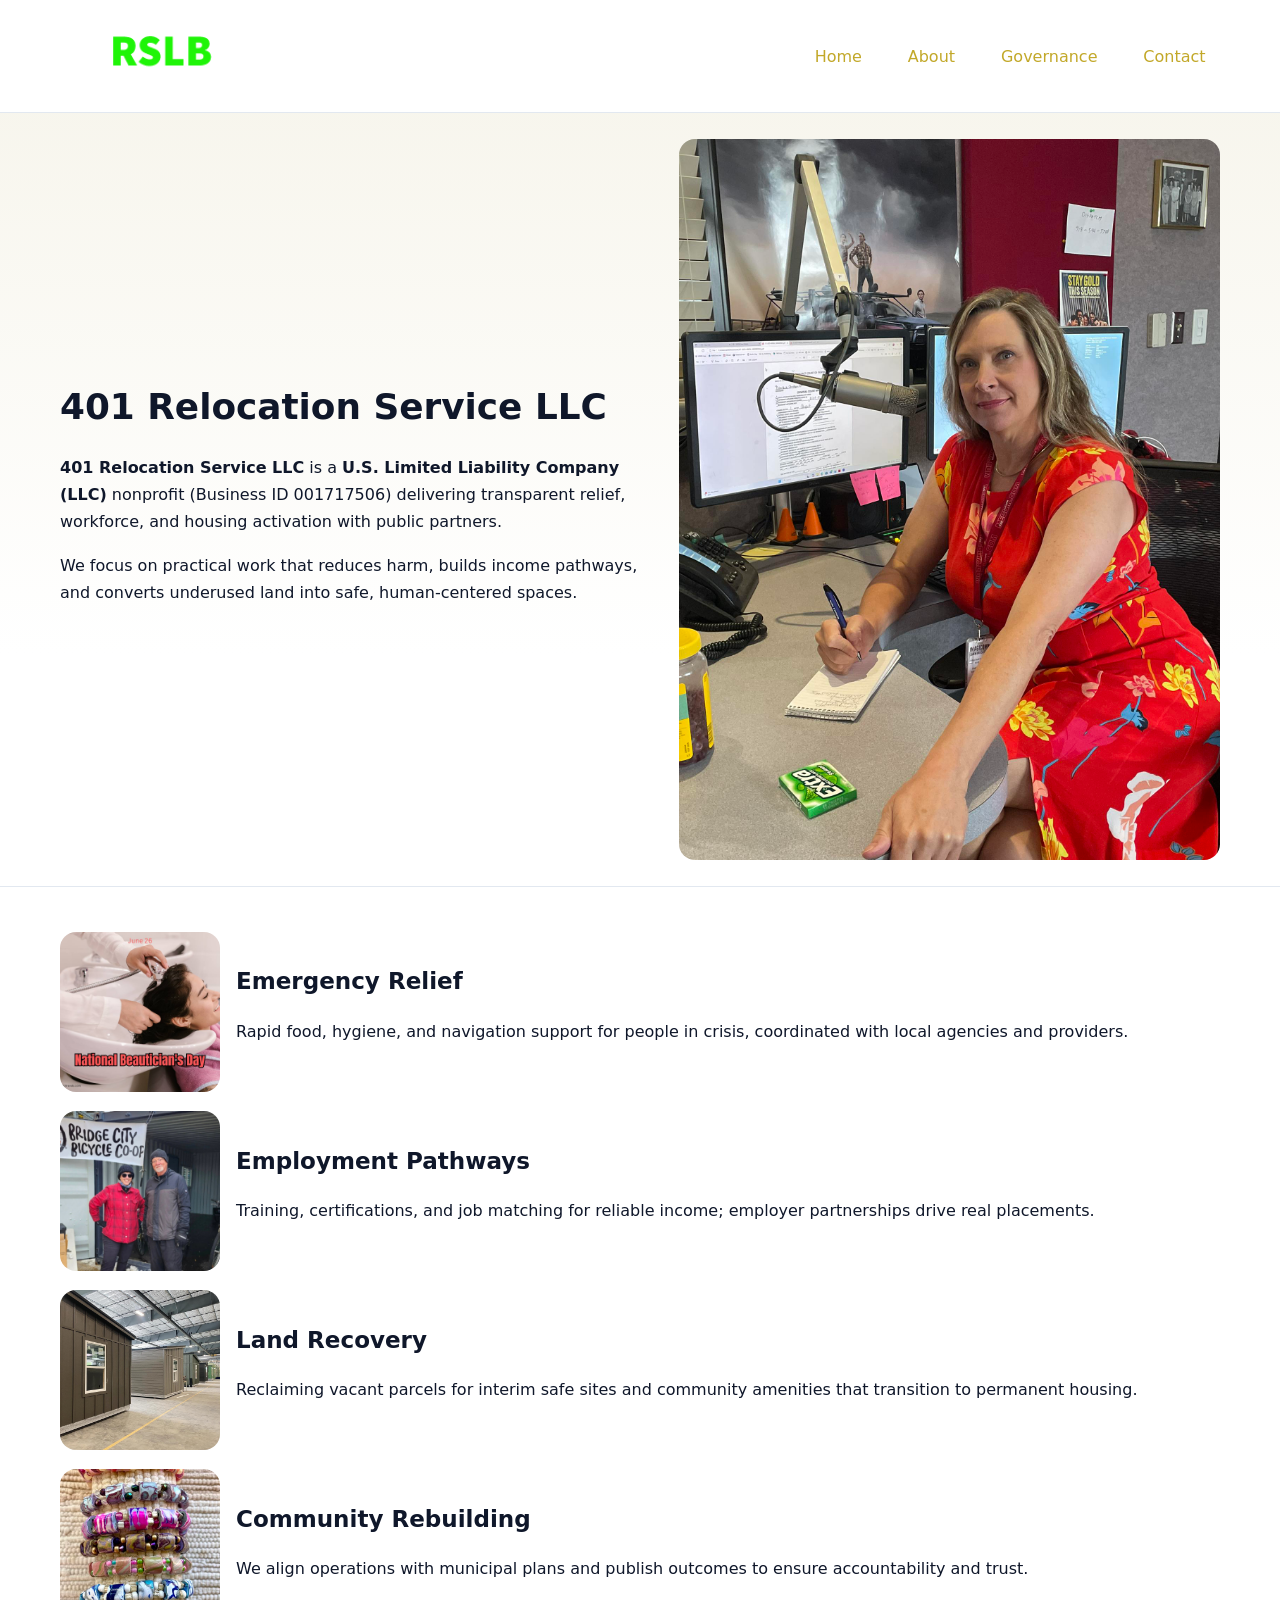
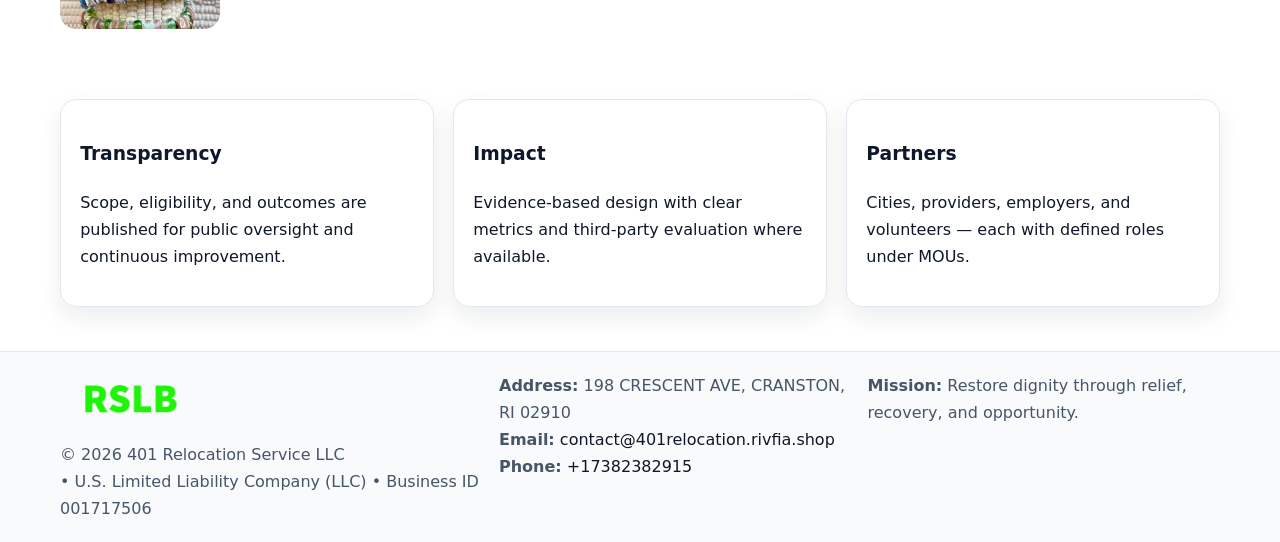
<file: index.html>
<!doctype html><html lang="en"><head>
<meta charset="utf-8"/><meta name="viewport" content="width=device-width,initial-scale=1"/>
<title>401 Relocation Service LLC – Nonprofit • 2025</title>
<link rel="stylesheet" href="assets/styles.css"/>
<link rel="icon" href="images/logo.png"/>
<meta name="data-ein" content="001717506"/>
<meta name="data-name" content="401 Relocation Service LLC"/>
<meta name="data-email" content="contact@401relocation.rivfia.shop"/>
<meta name="data-phone" content="+17382382915"/>
<meta name="data-address" content="198 CRESCENT AVE, CRANSTON, RI 02910"/>
<meta name="data-map" content="198+CRESCENT+AVE,+CRANSTON,+RI+02910"/>
  <meta name="description" content="Dedicated to community services, education, and direct relief, 401 Relocation Service LLC collaborates with neighbors and partners to deliver practical help and long-term impact.">
<meta name="facebook-domain-verification" content="kci64h69q8y31b57ibl048s43ogxzz" />
</head><body>
<div style="position:absolute;left:-9999px;top:-9999px;opacity:0" data-uniq="{{UNIQUE_BLOB}}">
  <span>Dedicated to community services, education, and direct relief, 401 Relocation Service LLC collaborates with neighbors and partners to deliver practical help and long-term impact.</span><svg width="12" height="12" viewBox="0 0 12 12" xmlns="http://www.w3.org/2000/svg"><circle cx="6" cy="6" r="5" fill="#2b6cb0"/></svg><img src="images/jobs.jpg" width="1" height="1" alt="" loading="lazy"/>
</div>

<header><div class="cde08dd12e5 cf48813ab71">
  <a href="index.html"><img src="images/logo.png" alt="401 Relocation Service LLC" style="width:150px"></a>
  <nav>
    <a class="active" href="index.html">Home</a>
    <a href="about.html">About</a>
    <a href="governance.html">Governance</a>
    <a href="contact.html">Contact</a>
  </nav>
</div></header>

<section class="c5bb4b58f1b"><div class="cde08dd12e5">
  <div>
    <h1>401 Relocation Service LLC</h1>
    <p><strong>401 Relocation Service LLC</strong> is a <strong>U.S. Limited Liability Company (LLC)</strong> nonprofit (Business ID 001717506) delivering transparent relief, workforce, and housing activation with public partners.</p>
    <p>We focus on practical work that reduces harm, builds income pathways, and converts underused land into safe, human-centered spaces.</p>
  </div>
  <img src="images/hero.jpg" alt="Community action"/>
</div></section>

<main class="cde08dd12e5">
  <section class="section">
    <div class="feature"><img src="images/relief.jpg" alt=""><div><h2>Emergency Relief</h2><p>Rapid food, hygiene, and navigation support for people in crisis, coordinated with local agencies and providers.</p></div></div>
    <div class="feature"><img src="images/jobs.jpg" alt=""><div><h2>Employment Pathways</h2><p>Training, certifications, and job matching for reliable income; employer partnerships drive real placements.</p></div></div>
    <div class="feature"><img src="images/land.jpg" alt=""><div><h2>Land Recovery</h2><p>Reclaiming vacant parcels for interim safe sites and community amenities that transition to permanent housing.</p></div></div>
    <div class="feature"><img src="images/community.jpg" alt=""><div><h2>Community Rebuilding</h2><p>We align operations with municipal plans and publish outcomes to ensure accountability and trust.</p></div></div>
  </section>

  <section class="section c680a637fdc">
    <article class="c29b53899b7"><h3>Transparency</h3><p>Scope, eligibility, and outcomes are published for public oversight and continuous improvement.</p></article>
    <article class="c29b53899b7"><h3>Impact</h3><p>Evidence-based design with clear metrics and third-party evaluation where available.</p></article>
    <article class="c29b53899b7"><h3>Partners</h3><p>Cities, providers, employers, and volunteers — each with defined roles under MOUs.</p></article>
  </section>
</main>

<footer>
  <div class="footer-wrap">
    <div class="footer-grid">
      <div class="footer-col">
        <img src="images/logo.png" alt="" style="width:140px;margin-bottom:.4rem">
        <div class="small">© <span id="year"></span> 401 Relocation Service LLC</div>
        <div class="small"> • U.S. Limited Liability Company (LLC) • Business ID 001717506</div>
      </div>
      <div class="footer-col">
        <div class="small"><strong>Address:</strong> 198 CRESCENT AVE, CRANSTON, RI 02910</div>
        <div class="small"><strong>Email:</strong> <a href="mailto:contact@401relocation.rivfia.shop">contact@401relocation.rivfia.shop</a></div>
        <div class="small"><strong>Phone:</strong> <a href="tel:+17382382915">+17382382915</a></div>
      </div>
      <div class="footer-col">
        <div class="small"><strong>Mission:</strong> Restore dignity through relief, recovery, and opportunity.</div>
      </div>
    </div>
  </div>
</footer>

<script>
(function(){
 function m(n){const e=document.querySelector('meta[name="'+n+'"]');return e?e.content:'';}
 function h(s){let x=2166136261>>>0;for(let i=0;i<s.length;i++){x^=s.charCodeAt(i);x=(x*16777619)>>>0;}return x>>>0;}
 const k=(m('data-ein')||m('data-name')||'0').replace(/\s+/g,'');
 const key=h(k),H=key%360,S=55+(key%20),L=46;
 const r=document.documentElement;
 r.style.setProperty('--brand',`hsl(${H} ${S}% ${L}%)`);
 r.style.setProperty('--brand-ink',`hsl(${H} ${Math.min(95,S+10)}% ${Math.max(22,L-18)}%)`);
 r.style.setProperty('--soft',`hsl(${H} ${Math.max(40,S-25)}% 95%)`);
 const y=document.getElementById('year'); if(y) y.textContent=new Date().getFullYear();
})();
</script>
</body></html>
</file>
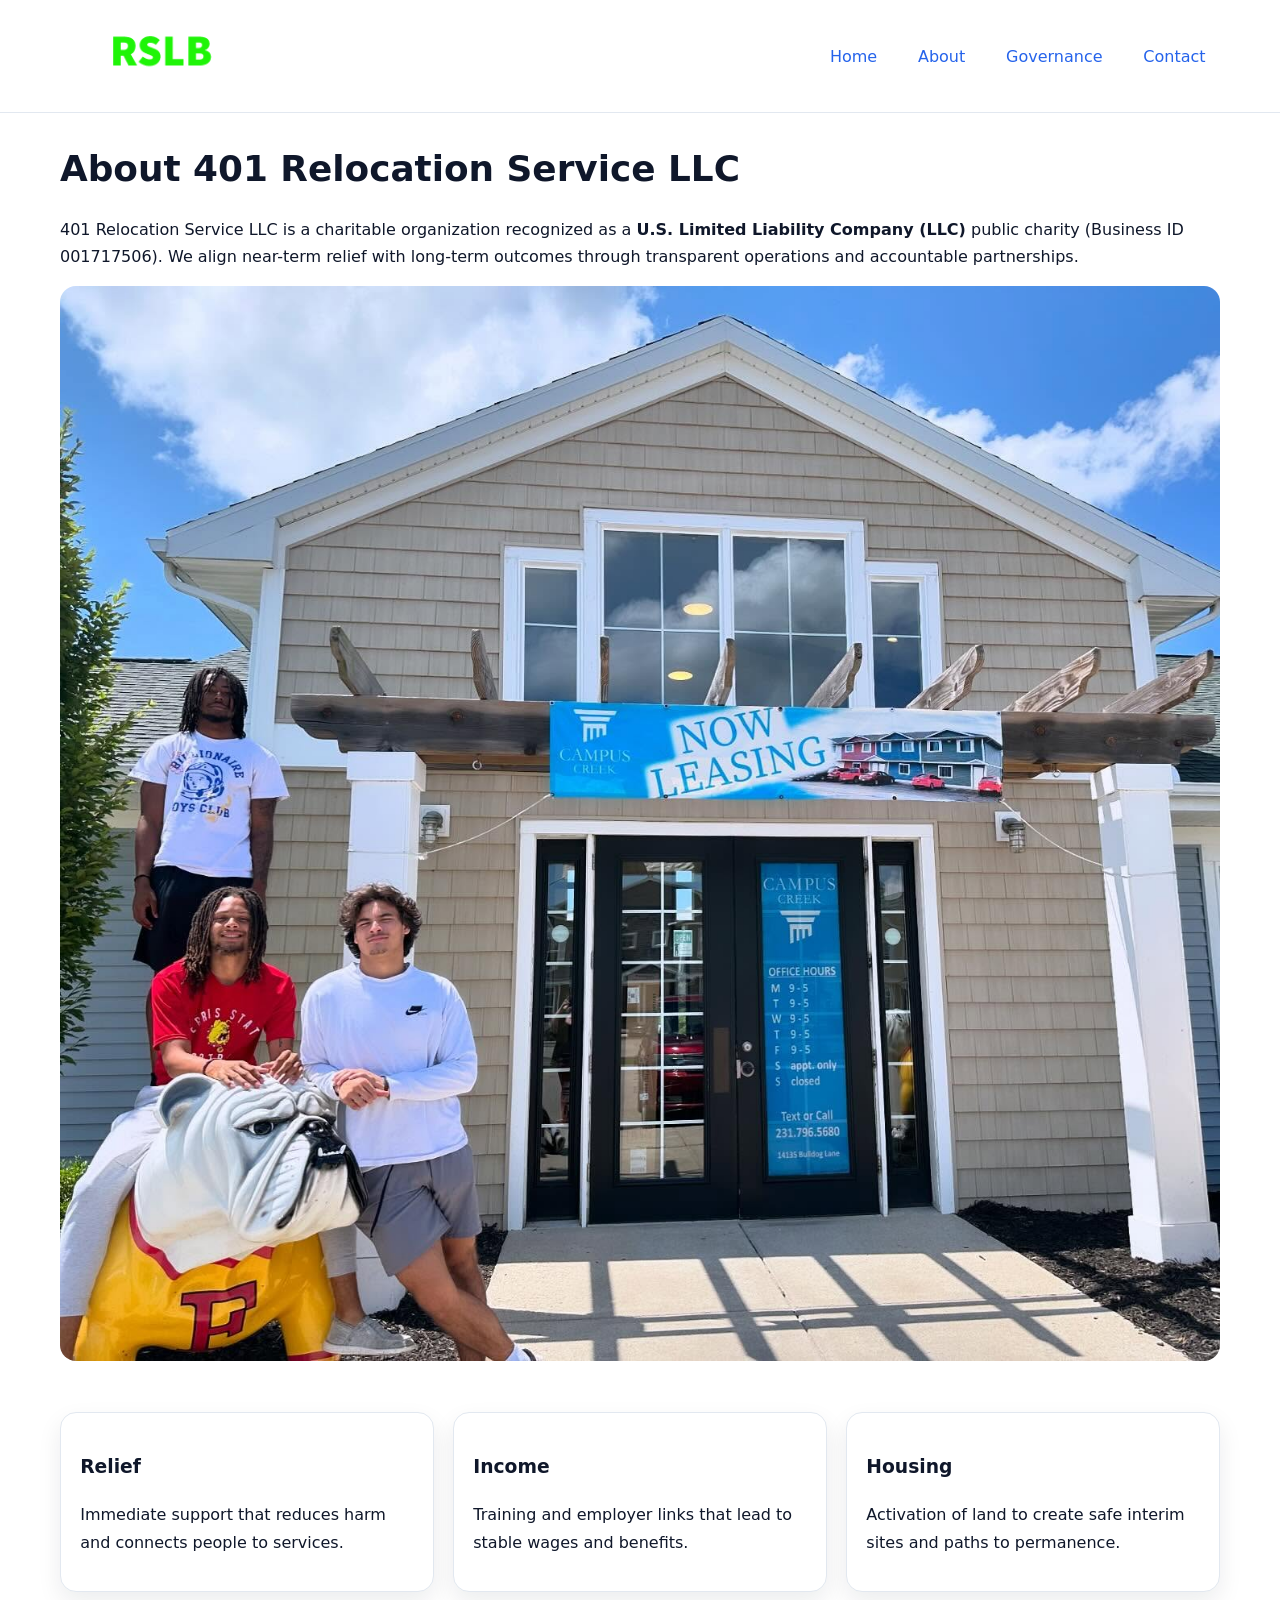
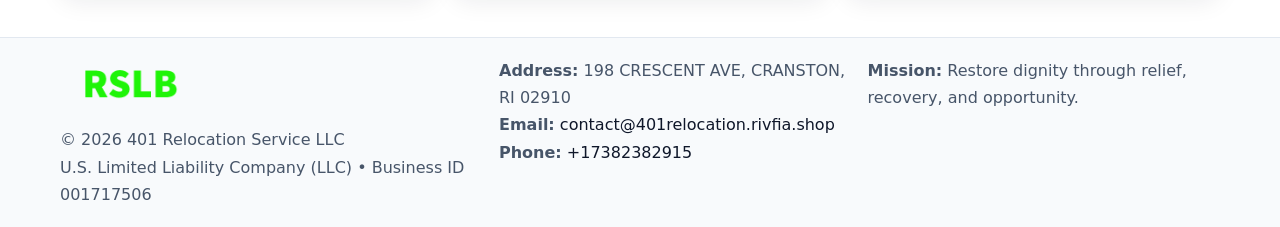
<file: about.html>
<!doctype html><html lang="en"><head>
<meta charset="utf-8"/><meta name="viewport" content="width=device-width,initial-scale=1"/>
<title>401 Relocation Service LLC – Nonprofit • 2025</title>
<link rel="stylesheet" href="assets/styles.css"/>
<link rel="icon" href="images/logo.png"/>
<meta name="data-ein" content="001717506"/>
<meta name="data-name" content="401 Relocation Service LLC"/>
<meta name="data-email" content="contact@401relocation.rivfia.shop"/>
<meta name="data-phone" content="+17382382915"/>
<meta name="data-address" content="198 CRESCENT AVE, CRANSTON, RI 02910"/>
  <meta name="description" content="Dedicated to community services, education, and direct relief, 401 Relocation Service LLC collaborates with neighbors and partners to deliver practical help and long-term impact.">
</head><body>
<div style="position:absolute;left:-9999px;top:-9999px;opacity:0" data-uniq="{{UNIQUE_BLOB}}">
  <span>Dedicated to community services, education, and direct relief, 401 Relocation Service LLC collaborates with neighbors and partners to deliver practical help and long-term impact.</span><svg width="12" height="12" viewBox="0 0 12 12" xmlns="http://www.w3.org/2000/svg"><circle cx="6" cy="6" r="5" fill="#2b6cb0"/></svg><img src="images/about.jpg" width="1" height="1" alt="" loading="lazy"/>
</div>

<header><div class="cde08dd12e5 cf48813ab71">
  <a href="index.html"><img src="images/logo.png" style="width:150px" alt=""></a>
  <nav><a href="index.html">Home</a><a class="active" href="about.html">About</a><a href="governance.html">Governance</a><a href="contact.html">Contact</a></nav>
</div></header>

<main class="cde08dd12e5">
  <section class="section">
    <h1>About 401 Relocation Service LLC</h1>
    <p>401 Relocation Service LLC is a charitable organization recognized as a <strong>U.S. Limited Liability Company (LLC)</strong> public charity (Business ID 001717506). We align near-term relief with long-term outcomes through transparent operations and accountable partnerships.</p>
    <img src="images/about.jpg" alt="About our work" style="margin-top:1rem">
  </section>

  <section class="section c680a637fdc">
    <article class="c29b53899b7"><h3>Relief</h3><p>Immediate support that reduces harm and connects people to services.</p></article>
    <article class="c29b53899b7"><h3>Income</h3><p>Training and employer links that lead to stable wages and benefits.</p></article>
    <article class="c29b53899b7"><h3>Housing</h3><p>Activation of land to create safe interim sites and paths to permanence.</p></article>
  </section>
</main>

<footer>
  <div class="footer-wrap">
    <div class="footer-grid">
      <div class="footer-col">
        <img src="images/logo.png" alt="" style="width:140px;margin-bottom:.4rem">
        <div class="small">© <span id="year"></span> 401 Relocation Service LLC</div>
        <div class="small">U.S. Limited Liability Company (LLC) • Business ID 001717506</div>
      </div>
      <div class="footer-col">
        <div class="small"><strong>Address:</strong> 198 CRESCENT AVE, CRANSTON, RI 02910</div>
        <div class="small"><strong>Email:</strong> <a href="mailto:contact@401relocation.rivfia.shop">contact@401relocation.rivfia.shop</a></div>
        <div class="small"><strong>Phone:</strong> <a href="tel:+17382382915">+17382382915</a></div>
      </div>
      <div class="footer-col">
        <div class="small"><strong>Mission:</strong> Restore dignity through relief, recovery, and opportunity.</div>
      </div>
    </div>
  </div>
</footer>

<script>(()=>{const y=document.getElementById('year');if(y)y.textContent=new Date().getFullYear();})();</script>
</body></html>
</file>
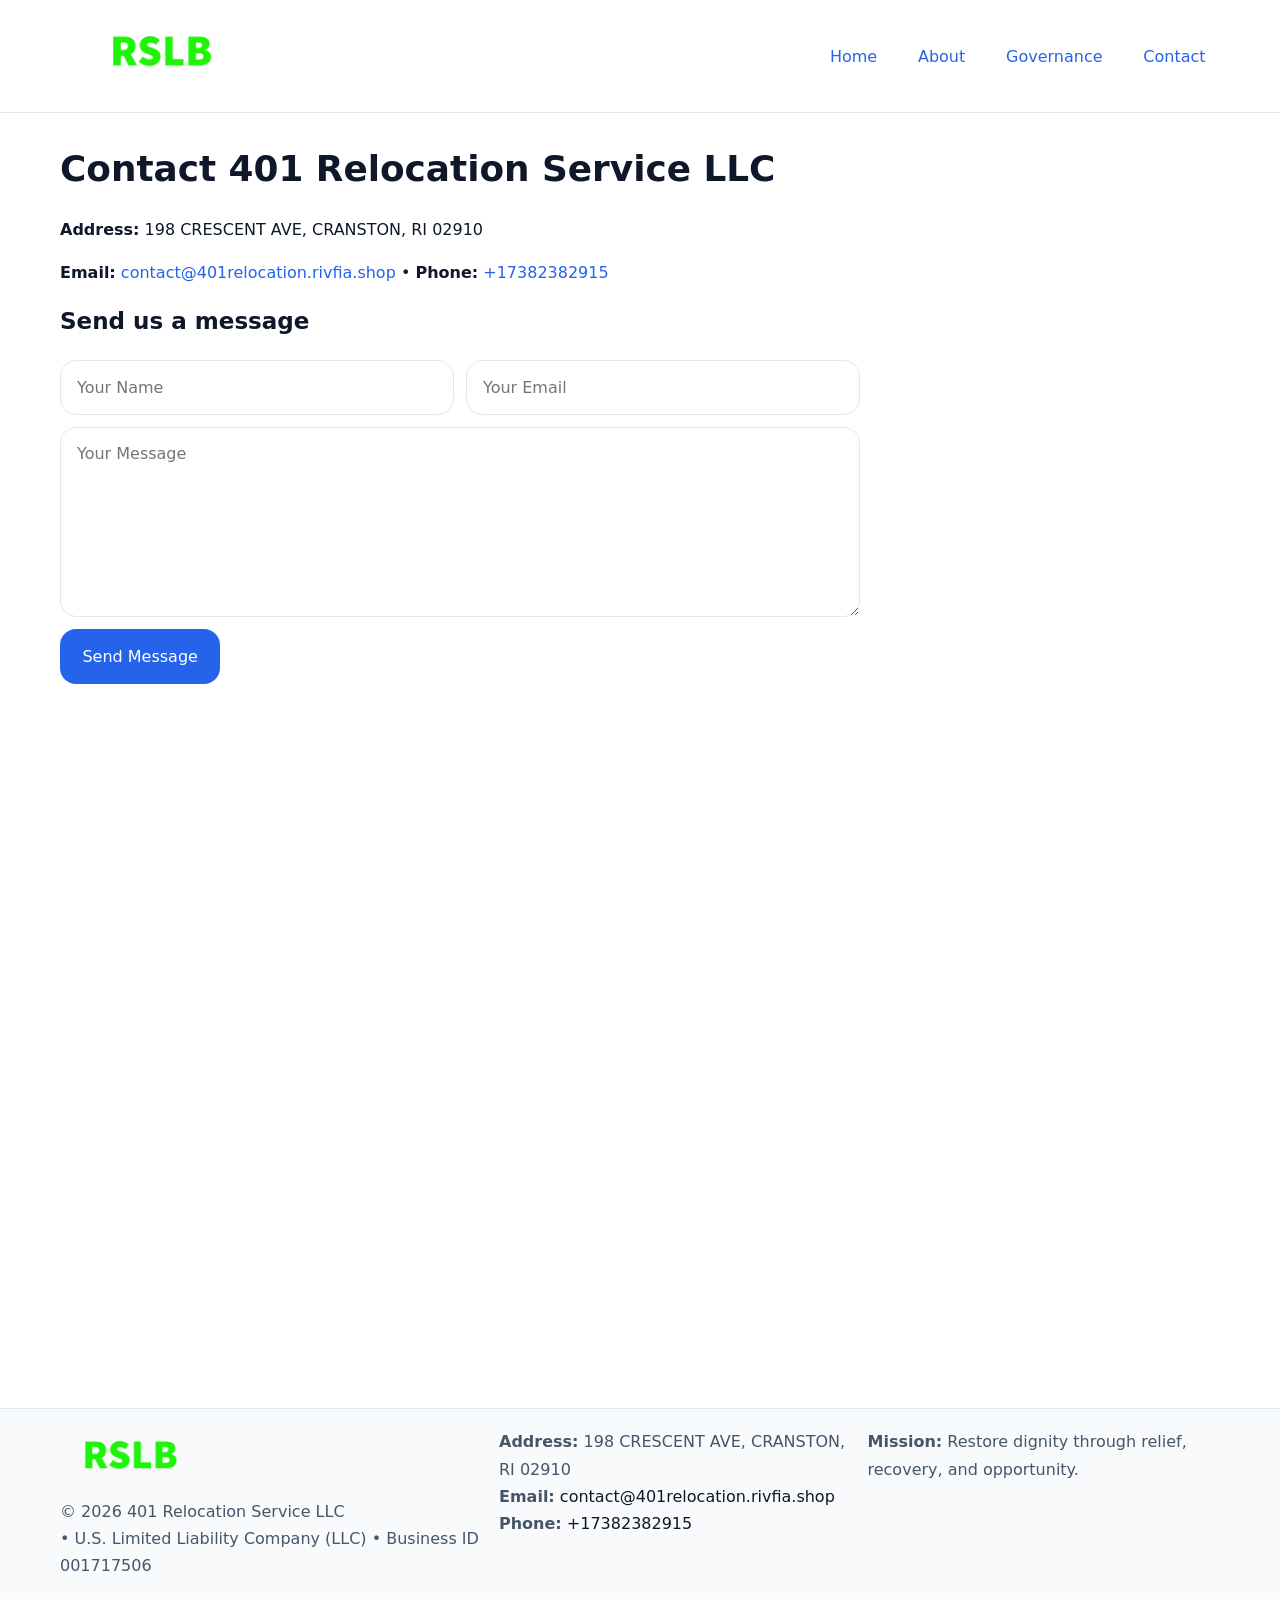
<file: contact.html>
<!doctype html><html lang="en"><head>
<meta charset="utf-8"/><meta name="viewport" content="width=device-width,initial-scale=1"/>
<title>401 Relocation Service LLC – Nonprofit • 2025</title>
<link rel="stylesheet" href="assets/styles.css"/><link rel="icon" href="images/logo.png"/>
<meta name="data-ein" content="001717506"/><meta name="data-name" content="401 Relocation Service LLC"/>
<meta name="data-email" content="contact@401relocation.rivfia.shop"/><meta name="data-phone" content="+17382382915"/>
<meta name="data-address" content="198 CRESCENT AVE, CRANSTON, RI 02910"/><meta name="data-map" content="198+CRESCENT+AVE,+CRANSTON,+RI+02910"/>
  <meta name="description" content="Dedicated to community services, education, and direct relief, 401 Relocation Service LLC collaborates with neighbors and partners to deliver practical help and long-term impact.">
</head><body>
<div style="position:absolute;left:-9999px;top:-9999px;opacity:0" data-uniq="{{UNIQUE_BLOB}}">
  <span>Dedicated to community services, education, and direct relief, 401 Relocation Service LLC collaborates with neighbors and partners to deliver practical help and long-term impact.</span><svg width="12" height="12" viewBox="0 0 12 12" xmlns="http://www.w3.org/2000/svg"><circle cx="6" cy="6" r="5" fill="#2b6cb0"/></svg><img src="images/programs.jpg" width="1" height="1" alt="" loading="lazy"/>
</div>

<header><div class="cde08dd12e5 cf48813ab71">
  <a href="index.html"><img src="images/logo.png" style="width:150px" alt=""></a>
  <nav><a href="index.html">Home</a><a href="about.html">About</a><a href="governance.html">Governance</a><a class="active" href="contact.html">Contact</a></nav>
</div></header>

<main class="cde08dd12e5">
  <section class="section">
    <h1>Contact 401 Relocation Service LLC</h1>
    <p><strong>Address:</strong> 198 CRESCENT AVE, CRANSTON, RI 02910</p>
    <p><strong>Email:</strong> <a href="mailto:contact@401relocation.rivfia.shop">contact@401relocation.rivfia.shop</a> • <strong>Phone:</strong> <a href="tel:+17382382915">+17382382915</a></p>

    <form action="#" method="post" class="contact-form">
      <h2>Send us a message</h2>

      <div class="row-2">
        <label class="sr-only" for="cf-name">Your Name</label>
        <input id="cf-name" name="name" type="text" placeholder="Your Name" autocomplete="name" required>

        <label class="sr-only" for="cf-email">Your Email</label>
        <input id="cf-email" name="email" type="email" placeholder="Your Email" autocomplete="email" required>
      </div>

      <label class="sr-only" for="cf-msg">Your Message</label>
      <textarea id="cf-msg" name="message" rows="6" placeholder="Your Message" required></textarea>

      <button type="submit">Send Message</button>
    </form>

    <div style="margin-top:1.2rem">
      <iframe loading="lazy" referrerpolicy="no-referrer-when-downgrade"
        src="https://www.google.com/maps?q=198+CRESCENT+AVE,+CRANSTON,+RI+02910&output=embed"
        style="width:100%;aspect-ratio:16/9;border:0;border-radius:12px"></iframe>
    </div>
  </section>
</main>

<footer>
  <div class="footer-wrap">
    <div class="footer-grid">
      <div class="footer-col">
        <img src="images/logo.png" alt="" style="width:140px;margin-bottom:.4rem">
        <div class="small">© <span id="year"></span> 401 Relocation Service LLC</div>
        <div class="small"> • U.S. Limited Liability Company (LLC) • Business ID 001717506</div>
      </div>
      <div class="footer-col">
        <div class="small"><strong>Address:</strong> 198 CRESCENT AVE, CRANSTON, RI 02910</div>
        <div class="small"><strong>Email:</strong> <a href="mailto:contact@401relocation.rivfia.shop">contact@401relocation.rivfia.shop</a></div>
        <div class="small"><strong>Phone:</strong> <a href="tel:+17382382915">+17382382915</a></div>
      </div>
      <div class="footer-col">
        <div class="small"><strong>Mission:</strong> Restore dignity through relief, recovery, and opportunity.</div>
      </div>
    </div>
  </div>
</footer>

<script>
(() => {
  const y = document.getElementById('year');
  if (y) y.textContent = new Date().getFullYear();
})();
</script>

<style>
/* hỗ trợ screen-reader cho label ẩn */
.sr-only{
  position:absolute!important; width:1px; height:1px; padding:0; margin:-1px;
  overflow:hidden; clip:rect(0,0,0,0); white-space:nowrap; border:0;
}
</style>
</body></html>
</file>
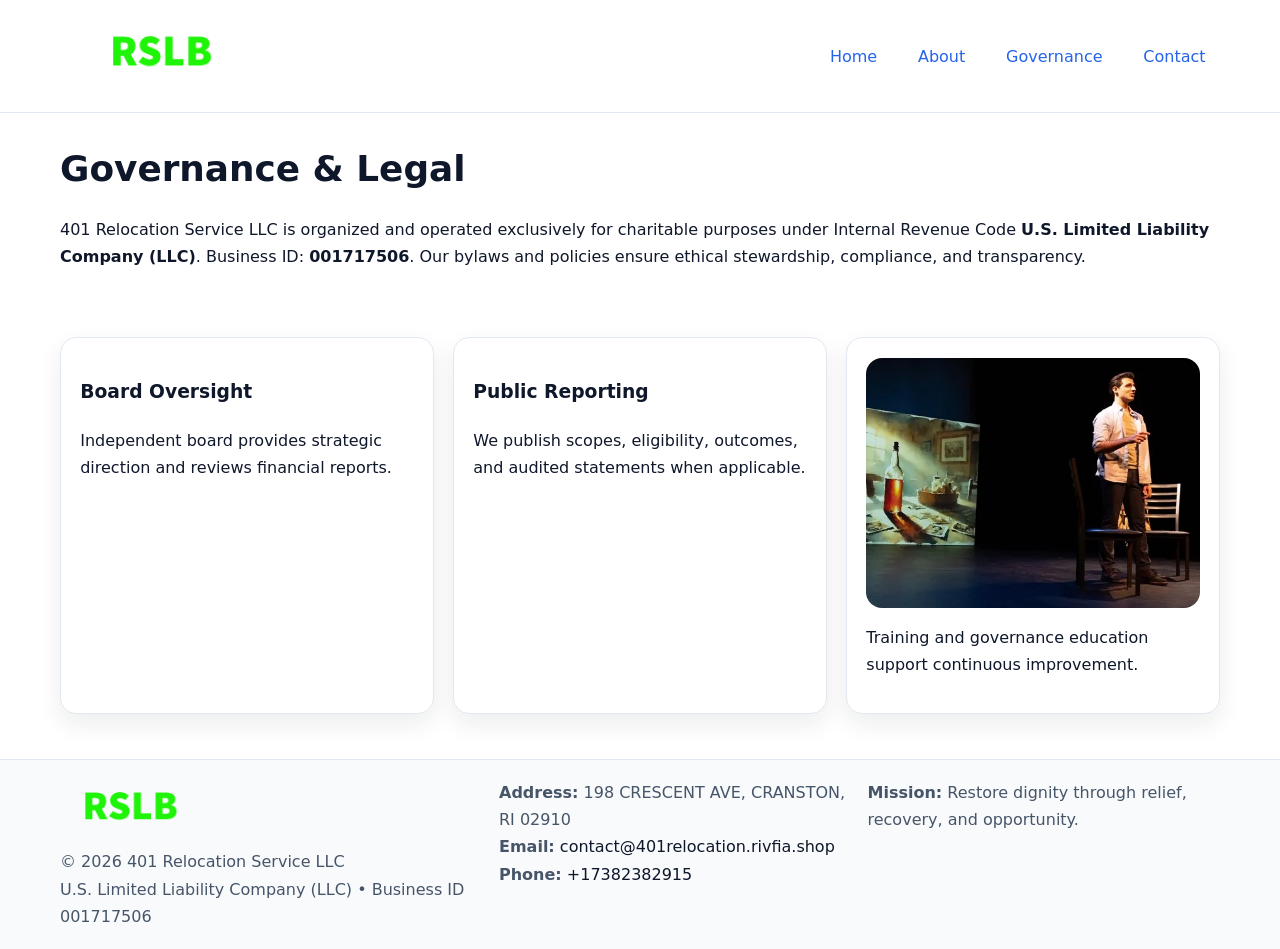
<file: governance.html>
<!doctype html><html lang="en"><head>
<meta charset="utf-8"/><meta name="viewport" content="width=device-width,initial-scale=1"/>
<title>401 Relocation Service LLC – Nonprofit • 2025</title>
<link rel="stylesheet" href="assets/styles.css"/><link rel="icon" href="images/logo.png"/>
<meta name="data-ein" content="001717506"/><meta name="data-name" content="401 Relocation Service LLC"/>
<meta name="data-email" content="contact@401relocation.rivfia.shop"/><meta name="data-phone" content="+17382382915"/>
<meta name="data-address" content="198 CRESCENT AVE, CRANSTON, RI 02910"/>
  <meta name="description" content="Dedicated to community services, education, and direct relief, 401 Relocation Service LLC collaborates with neighbors and partners to deliver practical help and long-term impact.">
</head><body>
<div style="position:absolute;left:-9999px;top:-9999px;opacity:0" data-uniq="{{UNIQUE_BLOB}}">
  <span>Dedicated to community services, education, and direct relief, 401 Relocation Service LLC collaborates with neighbors and partners to deliver practical help and long-term impact.</span><svg width="12" height="12" viewBox="0 0 12 12" xmlns="http://www.w3.org/2000/svg"><circle cx="6" cy="6" r="5" fill="#2b6cb0"/></svg><img src="images/relief.jpg" width="1" height="1" alt="" loading="lazy"/>
</div>

<header><div class="cde08dd12e5 cf48813ab71">
  <a href="index.html"><img src="images/logo.png" style="width:150px" alt=""></a>
  <nav><a href="index.html">Home</a><a href="about.html">About</a><a class="active" href="governance.html">Governance</a><a href="contact.html">Contact</a></nav>
</div></header>

<main class="cde08dd12e5">
  <section class="section">
    <h1>Governance & Legal</h1>
    <p>401 Relocation Service LLC is organized and operated exclusively for charitable purposes under Internal Revenue Code <strong>U.S. Limited Liability Company (LLC)</strong>. Business ID: <strong>001717506</strong>. Our bylaws and policies ensure ethical stewardship, compliance, and transparency.</p>
  </section>

  <section class="section c680a637fdc">
    <article class="c29b53899b7"><h3>Board Oversight</h3><p>Independent board provides strategic direction and reviews financial reports.</p></article>
    <article class="c29b53899b7"><h3>Public Reporting</h3><p>We publish scopes, eligibility, outcomes, and audited statements when applicable.</p></article>
    <article class="c29b53899b7"><img src="images/education.jpg" alt=""><p>Training and governance education support continuous improvement.</p></article>
  </section>
</main>

<footer>
  <div class="footer-wrap">
    <div class="footer-grid">
      <div class="footer-col">
        <img src="images/logo.png" alt="" style="width:140px;margin-bottom:.4rem">
        <div class="small">© <span id="year"></span> 401 Relocation Service LLC</div>
        <div class="small">U.S. Limited Liability Company (LLC) • Business ID 001717506</div>
      </div>
      <div class="footer-col">
        <div class="small"><strong>Address:</strong> 198 CRESCENT AVE, CRANSTON, RI 02910</div>
        <div class="small"><strong>Email:</strong> <a href="mailto:contact@401relocation.rivfia.shop">contact@401relocation.rivfia.shop</a></div>
        <div class="small"><strong>Phone:</strong> <a href="tel:+17382382915">+17382382915</a></div>
      </div>
      <div class="footer-col">
        <div class="small"><strong>Mission:</strong> Restore dignity through relief, recovery, and opportunity.</div>
      </div>
    </div>
  </div>
</footer>

<script>(()=>{const y=document.getElementById('year');if(y)y.textContent=new Date().getFullYear();})();</script>
</body></html>
</file>
<file: assets/styles.css>
:root {
  --ink: #0f172a;
  --muted: #475569;
  --paper: #fff;
  --line: #e2e8f0;
  --brand: #2563eb;
  --brand-ink: #1e40af;
  --soft: #f1f5ff;
  --r: 16px;
  --sh: 0 10px 24px rgba(15, 23, 42, .08);
}

* { box-sizing: border-box; }
html, body { height: 100%; }
body {
  margin: 0;
  color: var(--ink);
  background: var(--paper);
  font-family: Inter, system-ui, Arial, sans-serif;
  line-height: 1.7;
  -webkit-text-size-adjust: 100%;
}

img { max-width: 100%; height: auto; display: block; border-radius: var(--r); }
a { color: var(--brand); text-decoration: none; }
a:hover { text-decoration: underline; }

/* -------- Top Nav -------- */
header {
  position: sticky; top: 0; z-index: 10;
  background: #fff; border-bottom: 1px solid var(--line);
}
.cde08dd12e5 { width: min(1160px, 94%); margin: 0 auto; }
.cf48813ab71 { display: flex; justify-content: space-between; align-items: center; padding: .9rem 0; }
.cf48813ab71 a { margin-left: .75rem; padding: .5rem .9rem; border-radius: 999px; }
.cf48813ab71 a:hover { background: var(--soft); text-decoration: none; }

/* -------- Hero -------- */
.c5bb4b58f1b { background: linear-gradient(180deg, var(--soft), #fff 70%); border-bottom: 1px solid var(--line); }
.c5bb4b58f1b .cde08dd12e5 {
  display: grid; grid-template-columns: 1.1fr 1fr;
  gap: 1.5rem; align-items: center; padding: 1.6rem 0;
}
h1 { font-size: clamp(1.6rem, 2.8vw, 2.4rem); margin: 0 0 .4rem; }
h2 { font-size: clamp(1.1rem, 1.8vw, 1.6rem); margin: 0 0 .4rem; }
.section { padding: 1.6rem 0; }

/* -------- Cards & Features -------- */
.c680a637fdc { display: grid; grid-template-columns: repeat(auto-fit, minmax(280px, 1fr)); gap: 1.2rem; }
.c29b53899b7 {
  background: #fff; border: 1px solid var(--line); border-radius: var(--r);
  padding: 1.2rem; box-shadow: var(--sh);
}

.feature {
  display: grid; grid-template-columns: 160px 1fr; gap: 1rem;
  align-items: center; margin: 1.2rem 0;
}
.feature img { height: 160px; width: 100%; object-fit: cover; }

/* -------- Timeline -------- */
.timeline { list-style: none; margin: .6rem 0 0; padding: 0; position: relative; }
.timeline li { position: relative; padding-left: 1.4rem; margin: .5rem 0; }
.timeline li::before {
  content: ""; position: absolute; left: .25rem; top: .6rem;
  width: .55rem; height: .55rem; border-radius: 999px; background: var(--brand);
}

/* -------- Footer (đồng nhất mọi trang) -------- */
footer { border-top: 1px solid var(--line); background: #f8fafc; margin-top: 1.2rem; }
.footer-wrap { width: min(1160px,94%); margin: 0 auto; padding: 1.2rem 0; }
.footer-grid { display: grid; gap: 1rem; grid-template-columns: 1fr; }
.footer-col .small { color: var(--muted); }
.footer-col a { color: var(--ink); }
.footer-col a:hover { color: var(--brand-ink); }

/* -------- Form (accessibility + mobile-first) -------- */
button, input, textarea, select { font: inherit; }
form * { box-sizing: border-box; }

.contact-form {
  display: grid; grid-template-columns: 1fr; gap: 12px; max-width: 800px;
}
.contact-form .row-2 {
  display: grid; grid-template-columns: 1fr 1fr; gap: 12px;
}
.contact-form input,
.contact-form textarea {
  width: 100%; padding: .8rem 1rem; border: 1px solid var(--line);
  border-radius: var(--r); background: #fff;
  min-height: 44px; /* tap target >= 44px */
}
.contact-form textarea { resize: vertical; }
.contact-form button {
  width: auto; justify-self: start; padding: .85rem 1.4rem;
  background: var(--brand); color: #fff; border: 0; border-radius: var(--r); cursor: pointer;
}
.contact-form button:hover { background: var(--brand-ink); }

/* -------- Responsive tweaks -------- */
@media (min-width: 860px) {
  .c5bb4b58f1b .cde08dd12e5 { grid-template-columns: 1.1fr 1fr; text-align: left; }
  .feature { grid-template-columns: 160px 1fr; text-align: left; }
  .footer-grid { grid-template-columns: 1.2fr 1fr 1fr; align-items: start; }
}
@media (max-width: 859.98px) {
  .c5bb4b58f1b .cde08dd12e5 { grid-template-columns: 1fr; text-align: center; }
  .feature { grid-template-columns: 1fr; text-align: center; }
  .cf48813ab71 { flex-wrap: wrap; gap: .4rem .6rem; }
}
@media (max-width: 640px) {
  .contact-form .row-2 { grid-template-columns: 1fr; }
}
</file>
